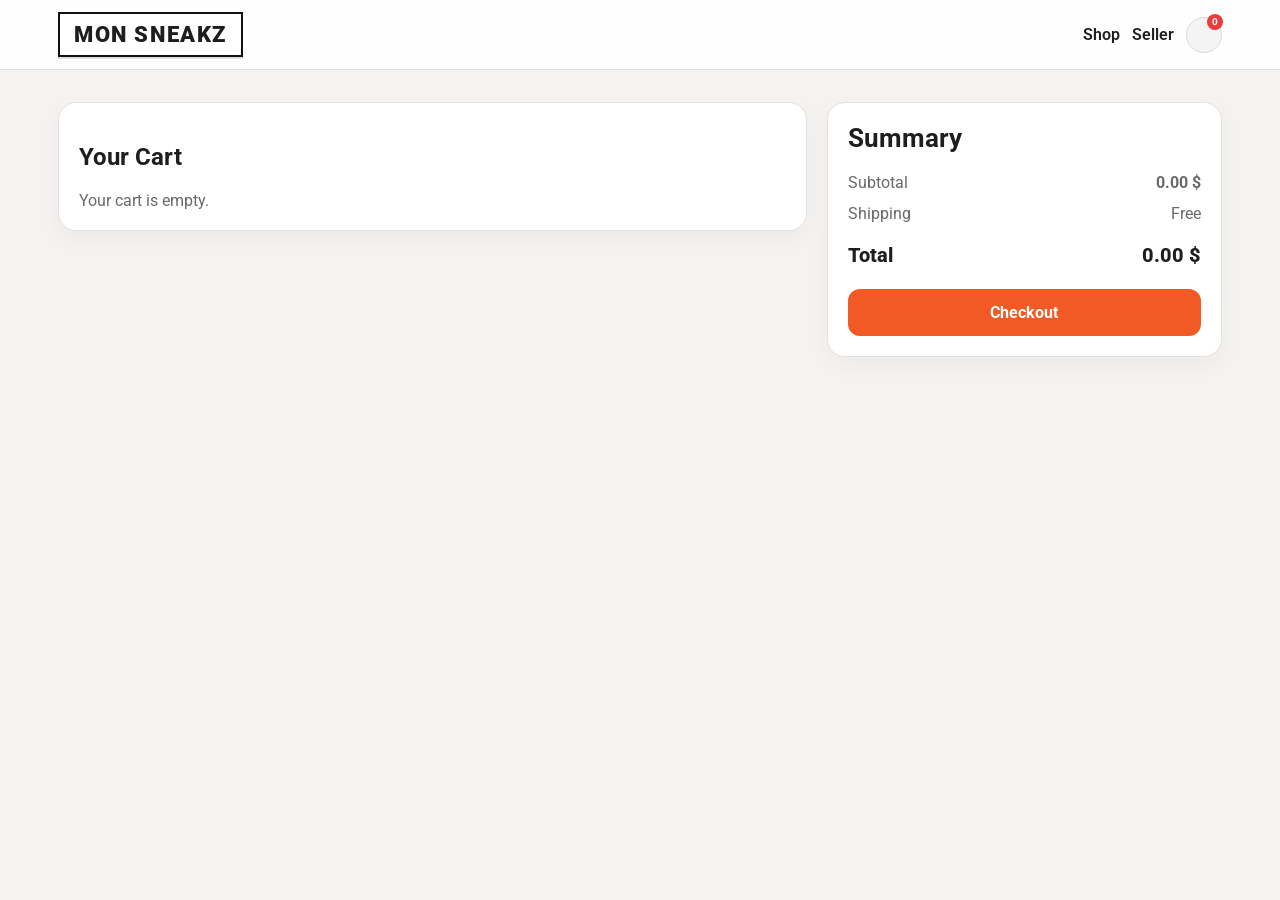
<file: cart.html>
<!DOCTYPE html>
<html lang="en">
  <head>
    <meta charset="UTF-8" />
    <meta name="viewport" content="width=device-width, initial-scale=1.0" />
    <title>MON Sneakz | Cart</title>
    <link rel="preconnect" href="https://fonts.googleapis.com" />
    <link rel="preconnect" href="https://fonts.gstatic.com" crossorigin />
    <link href="https://fonts.googleapis.com/css2?family=Roboto:wght@400;500;700;900&display=swap" rel="stylesheet" />
    <style>
      :root {
        --bg: #f4f3f1;
        --panel: #ffffff;
        --accent: #f15a24;
        --text: #1e1e1e;
        --muted: #696969;
        --border: #e6e1dd;
      }

      * { box-sizing: border-box; }
      body {
        margin: 0;
        font-family: "Roboto", Arial, sans-serif;
        background: var(--bg);
        color: var(--text);
      }

      a { text-decoration: none; color: inherit; }
      button, input { font: inherit; }

      .header {
        position: sticky;
        top: 0;
        z-index: 20;
        background: rgba(255,255,255,0.96);
        border-bottom: 1px solid var(--border);
      }

      .header-inner {
        max-width: 1200px;
        margin: 0 auto;
        padding: 12px 18px;
        display: flex;
        align-items: center;
        justify-content: space-between;
        gap: 16px;
      }

      .logo-box {
        background: #fff;
        border: 2px solid #111;
        padding: 8px 14px;
        text-align: center;
        box-shadow: 0 2px 0 rgba(0,0,0,0.12);
      }

      .brand-text {
        font-size: clamp(16px, 1.7vw, 24px);
        font-weight: 900;
        letter-spacing: 1.6px;
        text-transform: uppercase;
      }

      .nav-row {
        display: flex;
        align-items: center;
        gap: 12px;
      }

      .nav-link {
        font-weight: 600;
        color: var(--text);
      }

      .cart-badge {
        position: relative;
        width: 36px;
        height: 36px;
        border-radius: 50%;
        background: #f4f4f4;
        border: 1px solid #d9d9d9;
        display: grid;
        place-items: center;
      }

      .cart-badge .badge {
        position: absolute;
        top: -4px;
        right: -2px;
        min-width: 16px;
        height: 16px;
        padding: 0 4px;
        background: #e93d3d;
        color: white;
        font-size: 10px;
        font-weight: 700;
        border-radius: 999px;
        display: grid;
        place-items: center;
        line-height: 1;
      }

      .page {
        max-width: 1200px;
        margin: 0 auto;
        padding: 32px 18px 60px;
      }

      .cart-layout {
        display: flex;
        gap: 20px;
        align-items: flex-start;
      }

      .cart-panel,
      .summary-panel {
        background: white;
        border: 1px solid var(--border);
        border-radius: 18px;
        box-shadow: 0 8px 24px rgba(0,0,0,0.04);
      }

      .cart-panel {
        flex: 2;
        padding: 20px;
      }

      .summary-panel {
        flex: 1;
        padding: 20px;
      }

      .cart-item {
        display: flex;
        align-items: center;
        justify-content: space-between;
        gap: 16px;
        padding: 16px 0;
        border-bottom: 1px solid #eee;
      }

      .cart-item:first-child { padding-top: 0; }

      .cart-product {
        display: flex;
        align-items: center;
        gap: 12px;
        flex: 1;
      }

      .cart-product img {
        width: 92px;
        height: 92px;
        object-fit: contain;
        border-radius: 12px;
        background: #f7f7f7;
      }

      .cart-product strong {
        display: block;
        margin-bottom: 4px;
      }

      .cart-controls {
        display: flex;
        align-items: center;
        gap: 10px;
      }

      .mini-btn {
        border: 1px solid #d9d9d9;
        background: #f2f2f2;
        width: 28px;
        height: 28px;
        border-radius: 8px;
        cursor: pointer;
        font-weight: 700;
      }

      .cart-price {
        min-width: 120px;
        text-align: right;
        font-weight: 700;
      }

      .summary-box {
        display: grid;
        gap: 12px;
      }

      .summary-box h3 {
        margin: 0 0 8px;
        font-size: 26px;
      }

      .summary-row {
        display: flex;
        justify-content: space-between;
        color: var(--muted);
      }

      .summary-row.total {
        color: var(--text);
        font-size: 20px;
        font-weight: 800;
        margin-top: 8px;
      }

      .checkout-btn {
        margin-top: 10px;
        width: 100%;
        border: none;
        border-radius: 12px;
        background: var(--accent);
        color: white;
        font-weight: 700;
        padding: 14px 16px;
        cursor: pointer;
      }

      .empty-cart {
        margin: 0;
        color: var(--muted);
      }

      @media (max-width: 820px) {
        .cart-layout {
          flex-direction: column;
        }
      }
    </style>
  </head>
  <body data-page="cart">
    <header class="header">
      <div class="header-inner">
        <div class="logo-box">
          <span class="brand-text">MON SNEAKZ</span>
        </div>

        <div class="nav-row">
          <a href="first.html" class="nav-link">Shop</a>
          <a href="seller.html" class="nav-link">Seller</a>
          <a href="cart.html" class="cart-badge" aria-label="Cart">
            <svg viewBox="0 0 24 24" fill="none" stroke-width="2" stroke-linecap="round" stroke-linejoin="round" width="18" height="18">
              <circle cx="9" cy="19" r="1"></circle>
              <circle cx="18" cy="19" r="1"></circle>
              <path d="M2 3h3l2.4 10.2a1 1 0 0 0 1 .8h8.6a1 1 0 0 0 1-.8L18.7 7H6"></path>
            </svg>
            <span class="badge" data-cart-count>0</span>
          </a>
        </div>
      </div>
    </header>

    <main class="page">
      <div class="cart-layout">
        <section class="cart-panel">
          <h2>Your Cart</h2>
          <div id="cartItems"></div>
        </section>

        <aside class="summary-panel">
          <div class="summary-box">
            <h3>Summary</h3>
            <div class="summary-row">
              <span>Subtotal</span>
              <strong id="cartTotal">0.00 $</strong>
            </div>
            <div class="summary-row">
              <span>Shipping</span>
              <span>Free</span>
            </div>
            <div class="summary-row total">
              <span>Total</span>
              <span id="cartTotalFinal">0.00 $</span>
            </div>
            <button class="checkout-btn" id="checkoutButton" type="button">Checkout</button>
          </div>
        </aside>
      </div>
    </main>

    <script src="products.js"></script>
  </body>
</html>
</file>
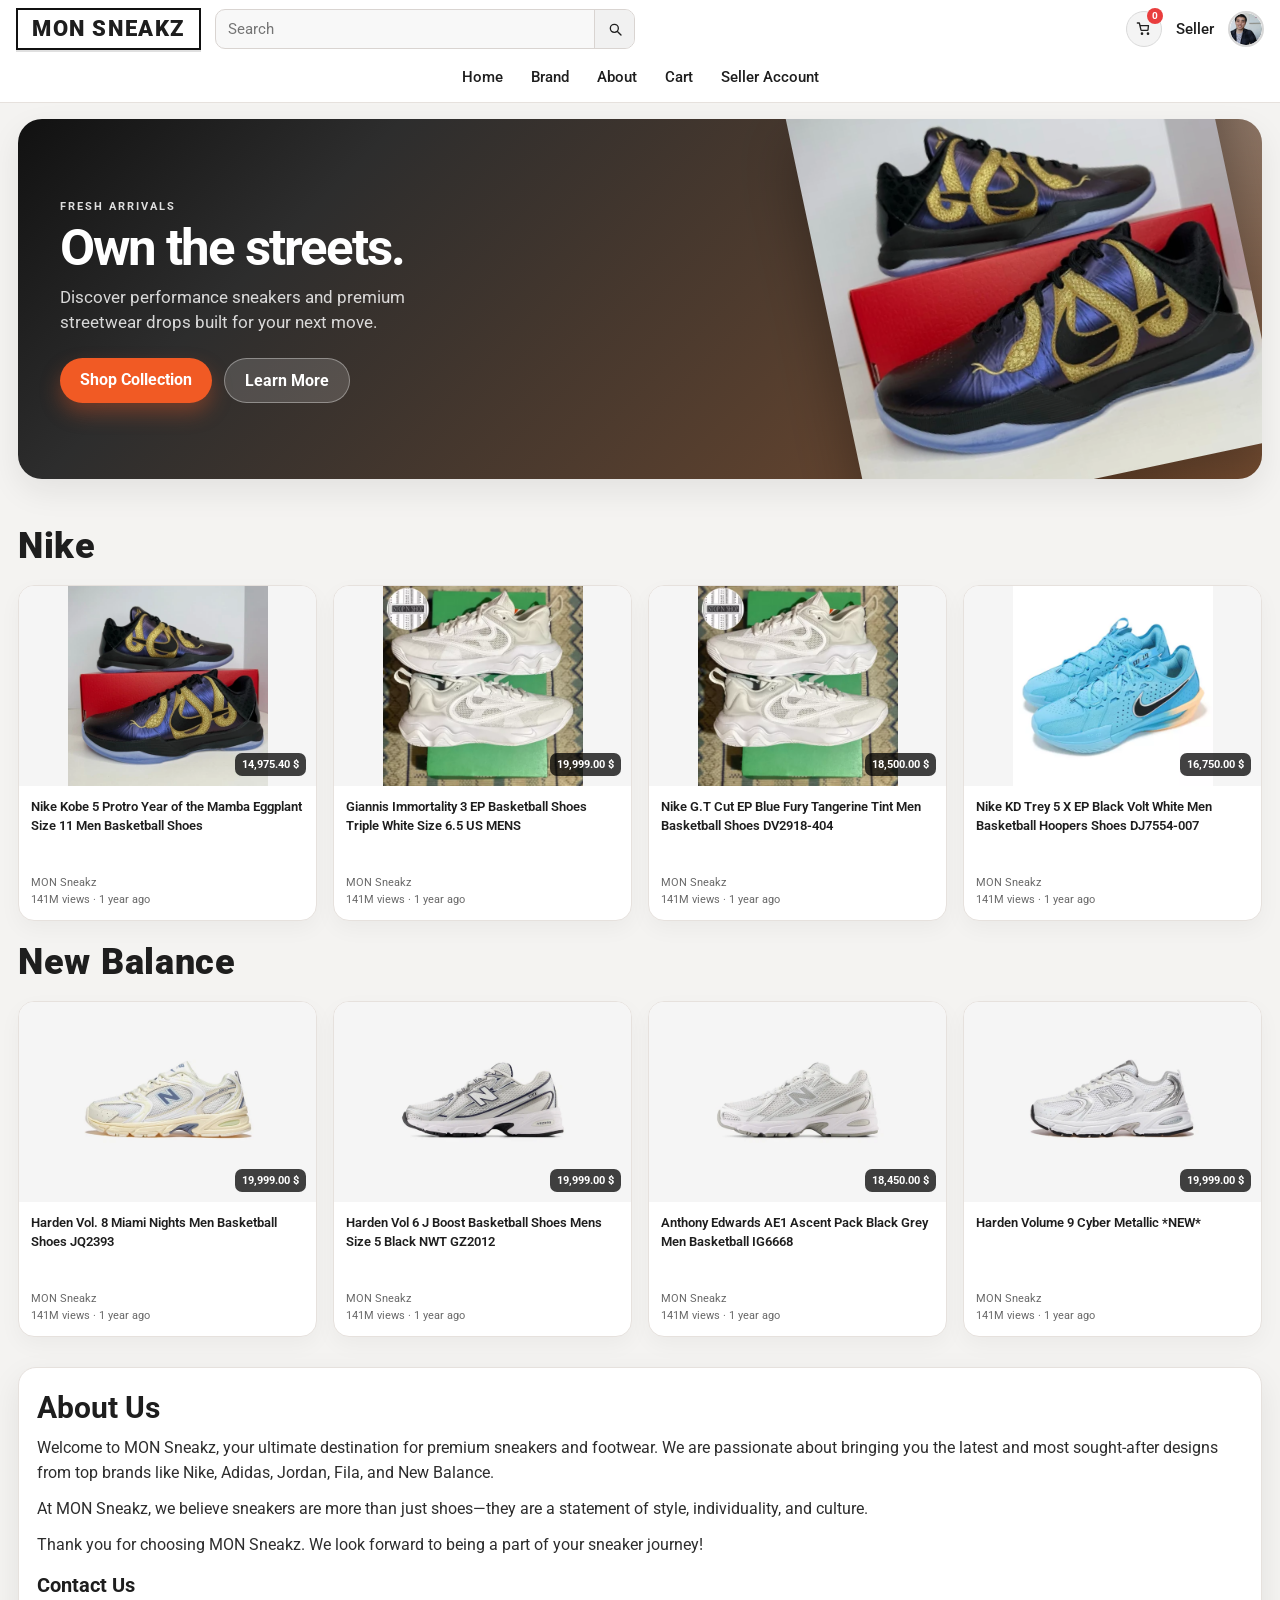
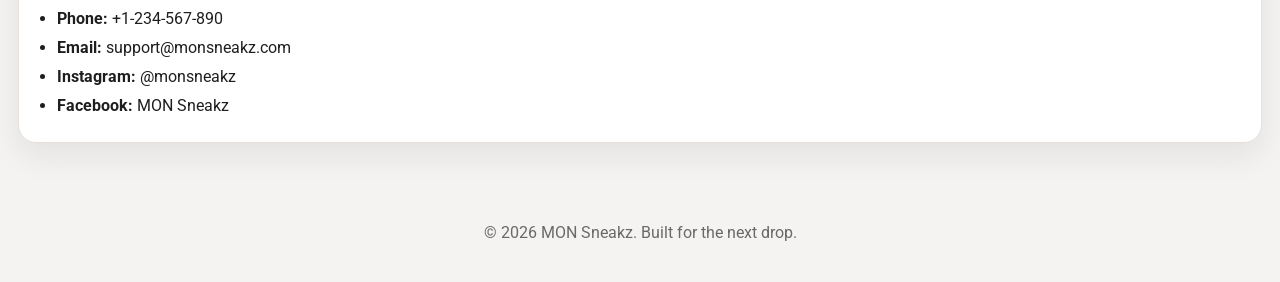
<file: first.html>
<!DOCTYPE html>
<html lang="en">
  <head>
    <meta charset="UTF-8" />
    <meta name="viewport" content="width=device-width, initial-scale=1.0" />
    <title>MON Sneakz | Premium Footwear</title>
    <link rel="preconnect" href="https://fonts.googleapis.com" />
    <link rel="preconnect" href="https://fonts.gstatic.com" crossorigin />
    <link href="https://fonts.googleapis.com/css2?family=Roboto:wght@400;500;700;900&display=swap" rel="stylesheet" />
    <style>
      :root {
        --bg: #f4f3f1;
        --panel: #ffffff;
        --accent: #f15a24;
        --text: #1e1e1e;
        --muted: #696969;
        --border: #e6e1dd;
        --shadow: 0 12px 32px rgba(20, 20, 20, 0.08);
      }

      * { box-sizing: border-box; }
      html { scroll-behavior: smooth; }
      body {
        margin: 0;
        font-family: "Roboto", Arial, sans-serif;
        background: var(--bg);
        color: var(--text);
      }

      a { text-decoration: none; color: inherit; }
      img { display: block; width: 100%; }
      button, input { font: inherit; }

      .header {
        position: sticky;
        top: 0;
        z-index: 30;
        background: rgba(255, 255, 255, 0.96);
        backdrop-filter: blur(8px);
        border-bottom: 1px solid var(--border);
      }

      .header-inner {
        max-width: 1280px;
        margin: 0 auto;
        padding: 8px 16px 6px;
        display: flex;
        align-items: center;
        justify-content: space-between;
        gap: 14px;
      }

      .logo-box {
        background: #fff;
        border: 2px solid #111;
        padding: 8px 14px;
        min-width: 180px;
        text-align: center;
        box-shadow: 0 2px 0 rgba(0,0,0,0.12);
      }

      .brand-text {
        display: block;
        font-size: clamp(16px, 1.7vw, 24px);
        font-weight: 900;
        letter-spacing: 1.6px;
        line-height: 1;
        text-transform: uppercase;
      }

      .toolbar {
        flex: 1;
        display: flex;
        align-items: center;
        justify-content: space-between;
        gap: 12px;
      }

      .search-wrap {
        flex: 1;
        max-width: 420px;
        height: 40px;
        display: flex;
        align-items: center;
        background: #f8f8f8;
        border: 1px solid #d9d4d1;
        border-radius: 10px;
        overflow: hidden;
      }

      .search-wrap input {
        flex: 1;
        border: none;
        outline: none;
        background: transparent;
        font-size: 15px;
        padding: 0 12px;
      }

      .search-icon-box {
        width: 40px;
        height: 40px;
        display: grid;
        place-items: center;
        background: #f1f1f1;
        border-left: 1px solid #d9d4d1;
      }

      .search-icon-box svg { width: 16px; height: 16px; stroke: var(--text); }

      .actions {
        display: flex;
        align-items: center;
        gap: 10px;
      }

      .icon-btn {
        position: relative;
        width: 36px;
        height: 36px;
        border-radius: 50%;
        background: #f4f4f4;
        border: 1px solid #d9d9d9;
        display: grid;
        place-items: center;
      }

      .icon-btn svg {
        width: 16px;
        height: 16px;
        stroke: #212121;
      }

      .badge {
        position: absolute;
        top: -4px;
        right: -2px;
        min-width: 16px;
        height: 16px;
        padding: 0 4px;
        border-radius: 999px;
        background: #e93d3d;
        color: white;
        font-size: 10px;
        font-weight: 700;
        display: grid;
        place-items: center;
        line-height: 1;
      }

      .profile {
        width: 36px;
        height: 36px;
        border-radius: 50%;
        overflow: hidden;
        background: #e5e5e5;
        border: 2px solid #d7d7d7;
      }

      .profile img {
        width: 100%;
        height: 100%;
        object-fit: cover;
      }

      .nav-wrap {
        max-width: 1280px;
        margin: 0 auto;
        padding: 6px 18px 10px;
      }

      .nav-ul {
        list-style: none;
        display: flex;
        align-items: center;
        justify-content: center;
        gap: 20px;
        margin: 0;
        padding: 0;
        flex-wrap: wrap;
      }

      .nav-item { position: relative; }

      .nav-link {
        display: inline-block;
        padding: 6px 4px;
        font-size: 15px;
        font-weight: 500;
        color: var(--text);
      }

      .nav-link:hover { color: #000; }

      .brand-menu {
        position: absolute;
        top: calc(100% + 6px);
        left: 50%;
        transform: translateX(-50%);
        min-width: 170px;
        background: white;
        border: 1px solid #ececec;
        border-radius: 12px;
        box-shadow: 0 14px 26px rgba(0,0,0,0.1);
        padding: 8px 0;
        display: none;
      }

      .nav-item.open .brand-menu { display: block; }

      .brand-menu a {
        display: block;
        padding: 8px 14px;
        color: #222;
        font-size: 14px;
      }

      .brand-menu a:hover { background: #f7f7f7; }

      .hero {
        max-width: 1280px;
        margin: 16px auto 0;
        padding: 0 18px;
      }

      .hero-panel {
        position: relative;
        overflow: hidden;
        background: linear-gradient(135deg, #111111 0%, #2d2d2d 24%, #7b4e2f 100%);
        border-radius: 24px;
        min-height: 360px;
        display: flex;
        align-items: center;
        box-shadow: var(--shadow);
      }

      .hero-panel::before {
        content: "";
        position: absolute;
        inset: 0;
        background: radial-gradient(circle at top right, rgba(255,255,255,0.26), transparent 30%);
      }

      .hero-content {
        position: relative;
        z-index: 1;
        width: min(480px, 100%);
        padding: 28px 28px 28px 42px;
        color: white;
      }

      .eyebrow {
        display: inline-block;
        font-size: 11px;
        letter-spacing: 0.18em;
        text-transform: uppercase;
        font-weight: 700;
        opacity: 0.85;
        margin-bottom: 10px;
      }

      .hero h1 {
        margin: 0 0 12px;
        font-size: clamp(30px, 4vw, 54px);
        line-height: 0.98;
        letter-spacing: -0.04em;
      }

      .hero p {
        margin: 0 0 22px;
        font-size: 17px;
        line-height: 1.5;
        color: rgba(255,255,255,0.82);
      }

      .cta-row {
        display: flex;
        flex-wrap: wrap;
        gap: 12px;
      }

      .primary-btn, .secondary-btn {
        border: none;
        border-radius: 999px;
        padding: 12px 20px;
        font-weight: 700;
        cursor: pointer;
        transition: transform 0.2s ease, box-shadow 0.2s ease;
      }

      .primary-btn {
        background: var(--accent);
        color: white;
        box-shadow: 0 10px 20px rgba(241, 90, 36, 0.35);
      }

      .secondary-btn {
        background: rgba(255,255,255,0.15);
        color: white;
        border: 1px solid rgba(255,255,255,0.35);
      }

      .primary-btn:hover, .secondary-btn:hover { transform: translateY(-1px); }

      .hero-visual {
        position: absolute;
        right: 18px;
        bottom: -8px;
        width: min(420px, 42vw);
        z-index: 0;
      }

      .hero-visual img {
        filter: drop-shadow(0 30px 30px rgba(0, 0, 0, 0.32));
        transform: rotate(-12deg);
      }

      main {
        max-width: 1280px;
        margin: 0 auto;
        padding: 26px 18px 60px;
      }

      .section-label {
        margin: 20px 0 18px;
        font-size: clamp(24px, 2.8vw, 36px);
        font-weight: 900;
        letter-spacing: 0.02em;
      }

      .video-grid {
        display: flex;
        flex-wrap: wrap;
        gap: 16px;
        margin-bottom: 18px;
      }

      .video-preview {
        flex: 1 1 260px;
        min-width: 220px;
        max-width: calc(25% - 12px);
        display: flex;
        flex-direction: column;
        background: var(--panel);
        border: 1px solid var(--border);
        border-radius: 16px;
        overflow: hidden;
        box-shadow: 0 8px 22px rgba(0,0,0,0.04);
        transition: transform 0.18s ease, box-shadow 0.18s ease;
      }

      .video-preview:hover {
        transform: translateY(-3px);
        box-shadow: 0 14px 26px rgba(0,0,0,0.08);
      }

      .thumbnail-row {
        position: relative;
        background: #f7f7f7;
      }

      .thumbnail {
        height: 200px;
        object-fit: contain;
        background: #f5f5f5;
      }

      .video-time {
        position: absolute;
        right: 10px;
        bottom: 10px;
        background: rgba(0,0,0,0.74);
        color: white;
        padding: 5px 7px;
        border-radius: 7px;
        font-size: 11px;
        font-weight: 700;
      }

      .video-info {
        padding: 12px 12px 14px;
      }

      .video-title {
        margin: 0 0 10px;
        min-height: 68px;
        font-size: 13px;
        font-weight: 600;
        line-height: 1.45;
        color: var(--text);
      }

      .video-author,
      .video-stats {
        margin: 0;
        font-size: 11px;
        color: var(--muted);
      }

      .video-author { margin-bottom: 4px; }

      .about-us {
        margin-top: 30px;
        background: white;
        border-radius: 18px;
        border: 1px solid var(--border);
        box-shadow: var(--shadow);
        padding: 22px 18px;
      }

      .about-us h2 {
        margin: 0 0 10px;
        font-size: clamp(22px, 2.5vw, 30px);
      }

      .about-us p {
        margin: 0 0 10px;
        line-height: 1.6;
        color: #2d2d2d;
      }

      .about-us h3 {
        margin: 16px 0 8px;
        font-size: 20px;
      }

      .about-us ul {
        margin: 0;
        padding-left: 20px;
        line-height: 1.8;
      }

      footer {
        padding: 20px 18px 40px;
        text-align: center;
        color: var(--muted);
      }

      @media (max-width: 1100px) {
        .video-preview { max-width: calc(33.333% - 11px); }
      }

      @media (max-width: 780px) {
        .header-inner {
          flex-wrap: wrap;
          justify-content: center;
        }

        .toolbar {
          width: 100%;
          justify-content: center;
        }

        .hero-panel { min-height: 330px; }

        .hero-content {
          padding: 24px 20px 26px;
          width: 100%;
        }

        .hero-visual {
          position: relative;
          width: min(390px, 80vw);
          margin: 0 auto 14px;
          right: auto;
          bottom: auto;
        }

        .video-preview { max-width: calc(50% - 8px); }
      }

      @media (max-width: 520px) {
        .video-grid { gap: 12px; }
        .video-preview {
          flex: 1 1 100%;
          max-width: 100%;
        }
        .thumbnail { height: 180px; }
      }
    </style>
  </head>
  <body data-page="home">
    <header class="header">
      <div class="header-inner">
        <div class="logo-box">
          <span class="brand-text">Mon Sneakz</span>
        </div>

        <div class="toolbar">
          <div class="search-wrap">
            <input type="text" placeholder="Search" />
            <div class="search-icon-box" aria-hidden="true">
              <svg viewBox="0 0 24 24" fill="none" stroke-width="2" stroke-linecap="round" stroke-linejoin="round">
                <circle cx="11" cy="11" r="6"></circle>
                <path d="M16 16L21 21"></path>
              </svg>
            </div>
          </div>

          <div class="actions">
            <a href="cart.html" class="icon-btn" aria-label="Cart">
              <svg viewBox="0 0 24 24" fill="none" stroke-width="2" stroke-linecap="round" stroke-linejoin="round">
                <circle cx="9" cy="19" r="1"></circle>
                <circle cx="18" cy="19" r="1"></circle>
                <path d="M2 3h3l2.4 10.2a1 1 0 0 0 1 .8h8.6a1 1 0 0 0 1-.8L18.7 7H6"></path>
              </svg>
              <span class="badge" data-cart-count>0</span>
            </a>

            <a href="seller.html" class="nav-link">Seller</a>

            <div class="profile">
              <img src="channel-pictures/my-channel.jpeg" alt="Profile" />
            </div>
          </div>
        </div>
      </div>

      <div class="nav-wrap">
        <ul class="nav-ul">
          <li><a href="#home" class="nav-link">Home</a></li>
          <li class="nav-item" id="brandMenuItem">
            <button type="button" class="nav-link" id="brandToggle" style="background:none;border:none;cursor:pointer;padding:6px 4px;">
              Brand
            </button>
            <div class="brand-menu" id="brandMenu">
              <a href="#nike">Nike</a>
              <a href="#newbalance">New Balance</a>
              <a href="seller.html">Seller Portal</a>
            </div>
          </li>
          <li><a href="#about" class="nav-link">About</a></li>
          <li><a href="cart.html" class="nav-link">Cart</a></li>
          <li><a href="seller.html" class="nav-link">Seller Account</a></li>
        </ul>
      </div>
    </header>

    <section class="hero" id="home">
      <div class="hero-panel">
        <div class="hero-content">
          <span class="eyebrow">Fresh arrivals</span>
          <h1>Own the streets.</h1>
          <p>Discover performance sneakers and premium streetwear drops built for your next move.</p>
          <div class="cta-row">
            <a href="#nike" class="primary-btn">Shop Collection</a>
            <a href="#about" class="secondary-btn">Learn More</a>
          </div>
        </div>

        <div class="hero-visual">
          <img src="nike/s-l500%20(1).webp" alt="Featured sneaker" onerror="this.onerror=null;this.src='nike/s-l500.webp';" />
        </div>
      </div>
    </section>

    <main>
      <h1 class="section-label" id="nike">Nike</h1>
      <section id="productGridNike" class="video-grid"></section>

      <h1 class="section-label" id="newbalance">New Balance</h1>
      <section id="productGridNewBalance" class="video-grid"></section>

      <section class="about-us" id="about">
        <h2>About Us</h2>
        <p>Welcome to MON Sneakz, your ultimate destination for premium sneakers and footwear. We are passionate about bringing you the latest and most sought-after designs from top brands like Nike, Adidas, Jordan, Fila, and New Balance.</p>
        <p>At MON Sneakz, we believe sneakers are more than just shoes—they are a statement of style, individuality, and culture.</p>
        <p>Thank you for choosing MON Sneakz. We look forward to being a part of your sneaker journey!</p>

        <h3>Contact Us</h3>
        <ul>
          <li><strong>Phone:</strong> +1-234-567-890</li>
          <li><strong>Email:</strong> support@monsneakz.com</li>
          <li><strong>Instagram:</strong> <a href="https://instagram.com/monsneakz" target="_blank" rel="noreferrer">@monsneakz</a></li>
          <li><strong>Facebook:</strong> <a href="https://facebook.com/monsneakz" target="_blank" rel="noreferrer">MON Sneakz</a></li>
        </ul>
      </section>
    </main>

    <footer>© 2026 MON Sneakz. Built for the next drop.</footer>

    <script src="products.js"></script>
  </body>
</html>
</file>
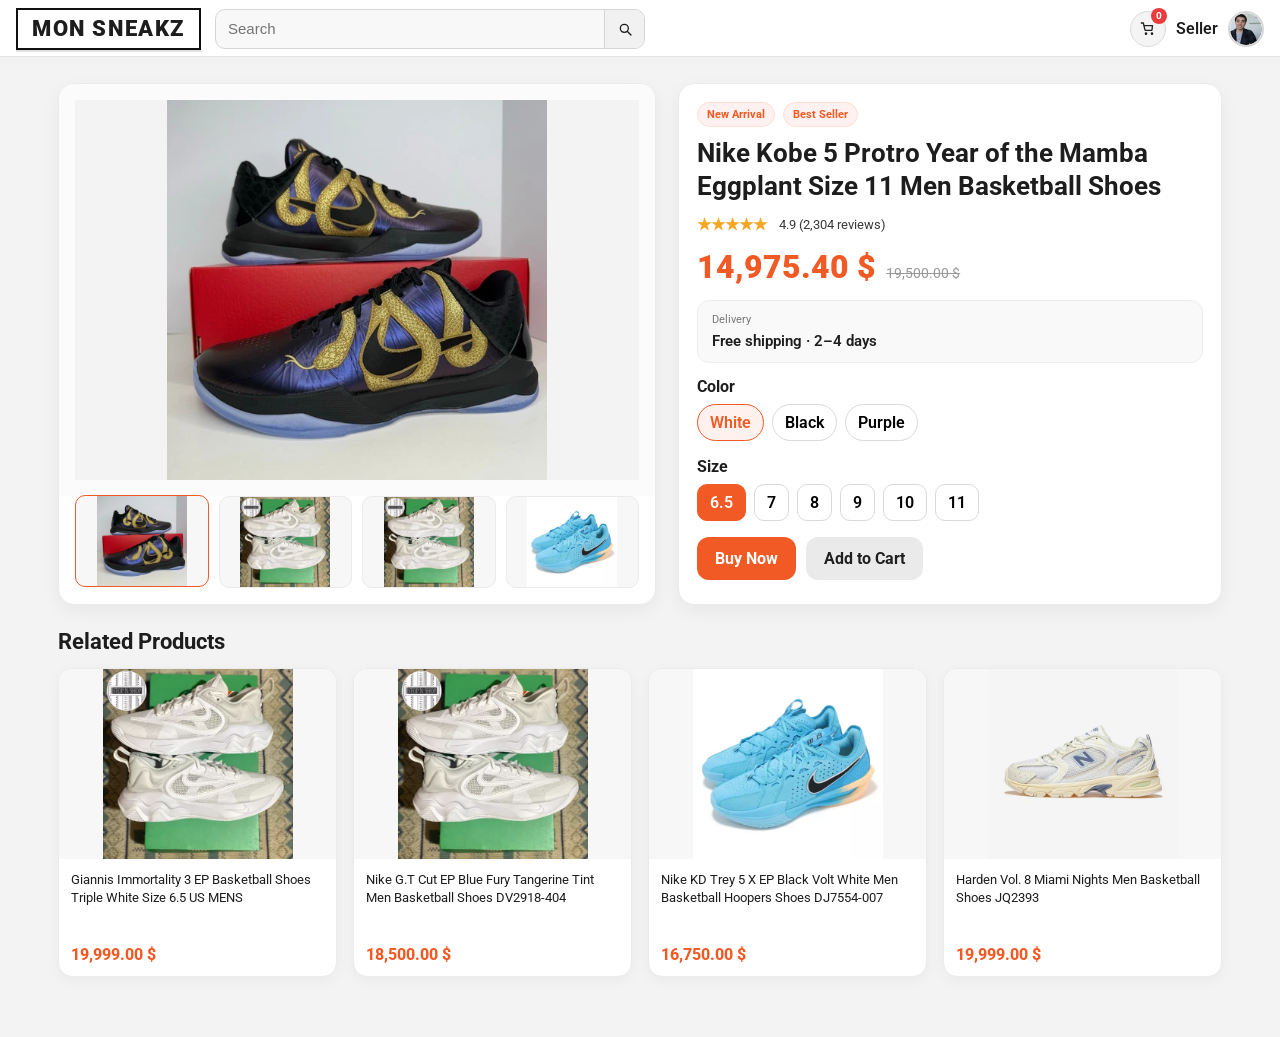
<file: product.html>
<!DOCTYPE html>
<html>
  <head>
    <meta charset="UTF-8" />
    <meta name="viewport" content="width=device-width, initial-scale=1.0" />
    <title>MON Sneakz | Product Details</title>
    <link rel="preconnect" href="https://fonts.googleapis.com" />
    <link rel="preconnect" href="https://fonts.gstatic.com" crossorigin />
    <link href="https://fonts.googleapis.com/css2?family=Roboto:wght@400;500;700;900&display=swap" rel="stylesheet" />
    <style>
      * { box-sizing: border-box; }
      html { scroll-behavior: smooth; }
      body {
        margin: 0;
        font-family: "Roboto", Arial, sans-serif;
        background: #f3f3f3;
        color: #1d1d1d;
      }
      a { text-decoration: none; color: inherit; }
      img { display: block; width: 100%; }
      button, select { font: inherit; }

      .header {
        position: sticky;
        top: 0;
        z-index: 20;
        background: rgba(255,255,255,0.96);
        backdrop-filter: blur(8px);
        border-bottom: 1px solid #e4e4e4;
      }

      .header-inner {
        max-width: 1280px;
        margin: 0 auto;
        padding: 8px 16px 6px;
        display: flex;
        align-items: center;
        justify-content: space-between;
        gap: 14px;
      }

      .logo-box {
        background: #fff;
        border: 2px solid #111;
        padding: 8px 14px;
        min-width: 180px;
        text-align: center;
        box-shadow: 0 2px 0 rgba(0,0,0,0.12);
      }

      .brand-text {
        display: block;
        font-size: clamp(16px, 1.7vw, 24px);
        font-weight: 900;
        letter-spacing: 1.6px;
        line-height: 1;
        text-transform: uppercase;
      }

      .toolbar {
        flex: 1;
        display: flex;
        align-items: center;
        justify-content: space-between;
        gap: 12px;
      }

      .search-wrap {
        flex: 1;
        max-width: 430px;
        height: 40px;
        display: flex;
        align-items: center;
        background: #f8f8f8;
        border: 1px solid #d5d5d5;
        border-radius: 10px;
        overflow: hidden;
      }

      .search-wrap input {
        flex: 1;
        border: none;
        outline: none;
        background: transparent;
        font-size: 15px;
        padding: 0 12px;
      }

      .search-icon-box {
        width: 40px;
        height: 40px;
        display: grid;
        place-items: center;
        background: #f1f1f1;
        border-left: 1px solid #d5d5d5;
      }

      .search-icon-box svg {
        width: 16px;
        height: 16px;
        stroke: #1d1d1d;
      }

      .actions {
        display: flex;
        align-items: center;
        gap: 10px;
      }

      .icon-btn {
        position: relative;
        width: 36px;
        height: 36px;
        border-radius: 50%;
        background: #f4f4f4;
        border: 1px solid #d9d9d9;
        display: grid;
        place-items: center;
      }

      .icon-btn svg {
        width: 16px;
        height: 16px;
        stroke: #212121;
      }

      .badge {
        position: absolute;
        top: -4px;
        right: -2px;
        min-width: 16px;
        height: 16px;
        padding: 0 4px;
        border-radius: 999px;
        background: #e93d3d;
        color: white;
        font-size: 10px;
        font-weight: 700;
        display: grid;
        place-items: center;
        line-height: 1;
      }

      .profile {
        width: 36px;
        height: 36px;
        border-radius: 50%;
        overflow: hidden;
        background: #e5e5e5;
        border: 2px solid #d7d7d7;
      }

      .profile img {
        width: 100%;
        height: 100%;
        object-fit: cover;
      }

      .nav-link {
        color: #1d1d1d;
        font-weight: 600;
      }

      main {
        max-width: 1200px;
        margin: 0 auto;
        padding: 26px 18px 60px;
      }

      .product-shell {
        display: grid;
        grid-template-columns: 1.1fr 1fr;
        gap: 22px;
      }

      .gallery-card,
      .detail-card {
        background: white;
        border: 1px solid #ebebeb;
        border-radius: 16px;
        box-shadow: 0 6px 18px rgba(0,0,0,0.05);
        overflow: hidden;
      }

      .gallery-main {
        padding: 16px;
        background: #fbfbfb;
      }

      .gallery-main img {
        height: 380px;
        object-fit: contain;
        background: #f3f3f3;
      }

      .thumb-row {
        display: flex;
        flex-wrap: wrap;
        gap: 10px;
        padding: 0 16px 16px;
      }

      .thumb {
        flex: 1 1 70px;
        min-width: 70px;
        border: 1px solid #ebebeb;
        border-radius: 10px;
        overflow: hidden;
        background: #f7f7f7;
        cursor: pointer;
        transition: border-color 0.2s ease, transform 0.2s ease;
      }

      .thumb.active {
        border-color: #f15a24;
        transform: translateY(-1px);
      }

      .thumb img {
        height: 90px;
        object-fit: contain;
      }

      .detail-card {
        padding: 18px 18px 16px;
      }

      .top-badges {
        display: flex;
        align-items: center;
        gap: 8px;
        margin-bottom: 10px;
        flex-wrap: wrap;
      }

      .tag {
        display: inline-block;
        background: #fff1ef;
        color: #f15a24;
        border: 1px solid #ffddd2;
        border-radius: 999px;
        font-size: 11px;
        font-weight: 700;
        padding: 5px 9px;
      }

      .product-title {
        font-size: clamp(22px, 2vw, 30px);
        line-height: 1.3;
        font-weight: 700;
        margin: 0 0 12px;
      }

      .meta-row {
        display: flex;
        align-items: center;
        gap: 12px;
        margin-bottom: 14px;
        flex-wrap: wrap;
      }

      .rating { color: #f5a623; font-weight: 700; }
      .reviews { color: #3a3a3a; font-size: 13px; }

      .price-box {
        display: flex;
        align-items: baseline;
        gap: 10px;
        margin-bottom: 14px;
        flex-wrap: wrap;
      }

      .price {
        font-size: clamp(24px, 2.5vw, 34px);
        font-weight: 900;
        color: #f15a24;
      }

      .old-price {
        font-size: 14px;
        color: #999;
        text-decoration: line-through;
      }

      .info-block {
        background: #f9f9f9;
        border: 1px solid #ededed;
        border-radius: 12px;
        padding: 12px 14px;
        margin-bottom: 14px;
      }

      .label {
        font-size: 11px;
        color: #777;
        margin-bottom: 6px;
      }

      .value {
        font-size: 15px;
        font-weight: 600;
      }

      .option-group {
        margin-bottom: 16px;
      }

      .option-title {
        font-weight: 700;
        margin-bottom: 8px;
      }

      .colors,
      .size-row {
        display: flex;
        flex-wrap: wrap;
        gap: 8px;
      }

      .color-pill,
      .size-pill {
        padding: 8px 12px;
        border: 1px solid #d9d9d9;
        border-radius: 999px;
        background: white;
        cursor: pointer;
        font-weight: 600;
        transition: all 0.2s ease;
      }

      .color-pill.active {
        border-color: #f15a24;
        background: #fff2ee;
        color: #f15a24;
      }

      .size-pill {
        border-radius: 10px;
      }

      .size-pill.active {
        background: #f15a24;
        color: white;
        border-color: #f15a24;
      }

      .buy-row {
        display: flex;
        gap: 10px;
        margin-top: 16px;
        flex-wrap: wrap;
      }

      .primary-btn, .secondary-btn {
        border: none;
        border-radius: 12px;
        padding: 12px 18px;
        font-weight: 700;
        cursor: pointer;
      }

      .primary-btn {
        background: #f15a24;
        color: white;
      }

      .secondary-btn {
        background: #eaeaea;
        color: #1f1f1f;
      }

      .related-section {
        margin-top: 24px;
      }

      .related-head {
        display: flex;
        align-items: center;
        justify-content: space-between;
        margin-bottom: 14px;
      }

      .related-head h3 {
        margin: 0;
        font-size: 22px;
      }

      .related-grid {
        display: flex;
        flex-wrap: wrap;
        gap: 16px;
      }

      .related-card {
        flex: 1 1 220px;
        max-width: calc(25% - 12px);
        min-width: 200px;
        background: white;
        border: 1px solid #ebebeb;
        border-radius: 14px;
        overflow: hidden;
        box-shadow: 0 4px 14px rgba(0,0,0,0.04);
      }

      .related-card img {
        height: 190px;
        object-fit: contain;
        background: #f7f7f7;
      }

      .related-body {
        padding: 12px;
      }

      .related-title {
        margin: 0 0 8px;
        font-size: 13px;
        line-height: 1.4;
        min-height: 66px;
      }

      .related-price {
        color: #f15a24;
        font-weight: 800;
        font-size: 16px;
      }

      @media (max-width: 980px) {
        .product-shell { grid-template-columns: 1fr; }
        .related-card { max-width: calc(50% - 8px); }
      }

      @media (max-width: 720px) {
        .header-inner { flex-wrap: wrap; justify-content: center; }
        .toolbar { width: 100%; justify-content: center; }
        .search-wrap { max-width: none; }
        .related-card { max-width: 100%; flex-basis: 100%; }
      }
    </style>
  </head>
  <body data-page="product">
    <header class="header">
      <div class="header-inner">
        <div class="logo-box">
          <span class="brand-text">MON SNEAKZ</span>
        </div>

        <div class="toolbar">
          <div class="search-wrap">
            <input type="text" placeholder="Search" />
            <div class="search-icon-box" aria-hidden="true">
              <svg viewBox="0 0 24 24" fill="none" stroke-width="2" stroke-linecap="round" stroke-linejoin="round">
                <circle cx="11" cy="11" r="6"></circle>
                <path d="M16 16L21 21"></path>
              </svg>
            </div>
          </div>

          <div class="actions">
            <a href="cart.html" class="icon-btn" aria-label="Cart">
              <svg viewBox="0 0 24 24" fill="none" stroke-width="2" stroke-linecap="round" stroke-linejoin="round">
                <circle cx="9" cy="19" r="1"></circle>
                <circle cx="18" cy="19" r="1"></circle>
                <path d="M2 3h3l2.4 10.2a1 1 0 0 0 1 .8h8.6a1 1 0 0 0 1-.8L18.7 7H6"></path>
              </svg>
              <span class="badge" data-cart-count>0</span>
            </a>
            <a href="seller.html" class="nav-link">Seller</a>
            <div class="profile">
              <img src="channel-pictures/my-channel.jpeg" alt="Profile" />
            </div>
          </div>
        </div>
      </div>
    </header>

    <main id="productDetail">
      <div class="product-shell">
        <div class="gallery-card">
          <div class="gallery-main">
            <img id="main-product-image" src="nike/s-l500%20(1).webp" alt="Nike sneaker" onerror="this.onerror=null;this.src='nike/s-l500.webp';" />
          </div>
          <div class="thumb-row" id="productGallery"></div>
        </div>

        <div class="detail-card">
          <div class="top-badges">
            <span class="tag">New Arrival</span>
            <span class="tag">Best Seller</span>
          </div>

          <h1 class="product-title" id="productTitle">Giannis Immortality 3 EP Basketball Shoes Triple White Size 6.5 US MENS</h1>

          <div class="meta-row">
            <span class="rating">★★★★★</span>
            <span class="reviews">4.9 (2,304 reviews)</span>
          </div>

          <div class="price-box">
            <span class="price" id="productPrice">19,999.00 $</span>
            <span class="old-price" id="productOldPrice">24,500.00 $</span>
          </div>

          <div class="info-block">
            <div class="label">Delivery</div>
            <div class="value">Free shipping · 2–4 days</div>
          </div>

          <div class="option-group">
            <div class="option-title">Color</div>
            <div class="colors">
              <button class="color-pill active" type="button">White</button>
              <button class="color-pill" type="button">Black</button>
              <button class="color-pill" type="button">Purple</button>
            </div>
          </div>

          <div class="option-group">
            <div class="option-title">Size</div>
            <div class="size-row">
              <button class="size-pill active" type="button">6.5</button>
              <button class="size-pill" type="button">7</button>
              <button class="size-pill" type="button">8</button>
              <button class="size-pill" type="button">9</button>
              <button class="size-pill" type="button">10</button>
              <button class="size-pill" type="button">11</button>
            </div>
          </div>

          <div class="buy-row">
            <button class="primary-btn" id="buyNowBtn" type="button">Buy Now</button>
            <button class="secondary-btn" id="addToCartBtn" type="button">Add to Cart</button>
          </div>
        </div>
      </div>

      <div class="related-section">
        <div class="related-head">
          <h3>Related Products</h3>
        </div>

        <div class="related-grid" id="relatedGrid"></div>
      </div>
    </main>

    <script src="products.js"></script>
    <script>
      const colorButtons = document.querySelectorAll('.color-pill');
      const sizeButtons = document.querySelectorAll('.size-pill');
      colorButtons.forEach((button) => {
        button.addEventListener('click', () => {
          colorButtons.forEach((btn) => btn.classList.remove('active'));
          button.classList.add('active');
        });
      });

      sizeButtons.forEach((button) => {
        button.addEventListener('click', () => {
          sizeButtons.forEach((btn) => btn.classList.remove('active'));
          button.classList.add('active');
        });
      });

      const buyNowBtn = document.getElementById('buyNowBtn');
      if (buyNowBtn) {
        buyNowBtn.addEventListener('click', () => {
          window.location.href = 'cart.html';
        });
      }
    </script>
  </body>
</html>
</file>
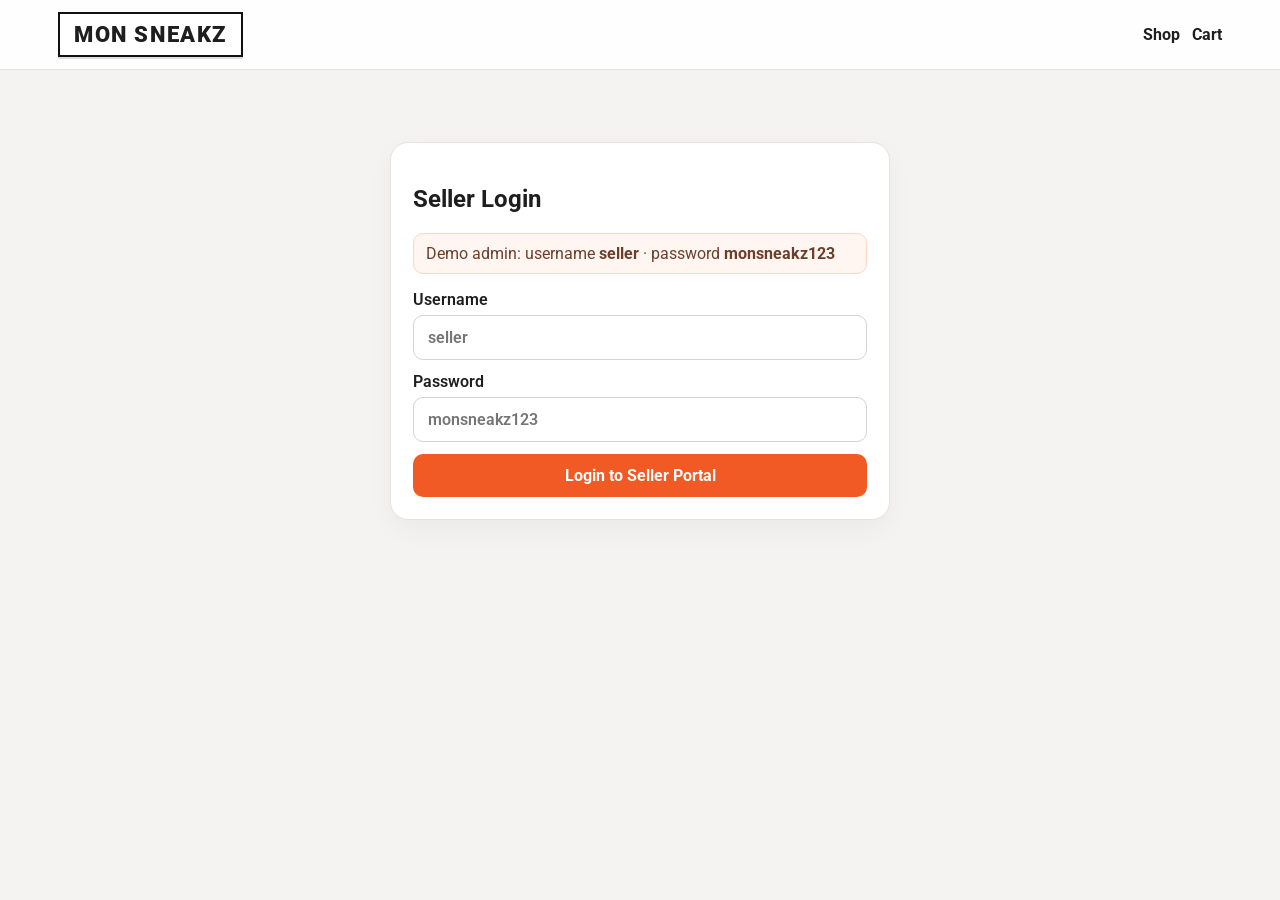
<file: seller.html>
<!DOCTYPE html>
<html lang="en">
  <head>
    <meta charset="UTF-8" />
    <meta name="viewport" content="width=device-width, initial-scale=1.0" />
    <title>MON Sneakz | Seller Portal</title>
    <link rel="preconnect" href="https://fonts.googleapis.com" />
    <link rel="preconnect" href="https://fonts.gstatic.com" crossorigin />
    <link href="https://fonts.googleapis.com/css2?family=Roboto:wght@400;500;700;900&display=swap" rel="stylesheet" />
    <style>
      :root {
        --bg: #f4f3f1;
        --panel: #ffffff;
        --accent: #f15a24;
        --text: #1e1e1e;
        --muted: #696969;
        --border: #e6e1dd;
      }

      * { box-sizing: border-box; }
      body {
        margin: 0;
        font-family: "Roboto", Arial, sans-serif;
        background: var(--bg);
        color: var(--text);
      }

      a { text-decoration: none; color: inherit; }
      button, input, select { font: inherit; }

      .header {
        background: rgba(255,255,255,0.96);
        border-bottom: 1px solid var(--border);
      }

      .header-inner {
        max-width: 1200px;
        margin: 0 auto;
        padding: 12px 18px;
        display: flex;
        align-items: center;
        justify-content: space-between;
      }

      .brand {
        background: #fff;
        border: 2px solid #111;
        padding: 8px 14px;
        text-align: center;
        box-shadow: 0 2px 0 rgba(0,0,0,0.12);
      }

      .brand-text {
        font-size: clamp(16px, 1.7vw, 24px);
        font-weight: 900;
        letter-spacing: 1.6px;
        text-transform: uppercase;
      }

      .page {
        max-width: 1100px;
        margin: 0 auto;
        padding: 32px 18px 60px;
      }

      .card {
        background: var(--panel);
        border: 1px solid var(--border);
        border-radius: 18px;
        box-shadow: 0 10px 26px rgba(0,0,0,0.04);
        padding: 22px;
      }

      .login-card {
        max-width: 500px;
        margin: 40px auto 0;
      }

      .seller-form {
        display: grid;
        gap: 12px;
      }

      .seller-form label {
        display: grid;
        gap: 6px;
        font-weight: 600;
      }

      .seller-form input,
      .seller-form select {
        padding: 12px 14px;
        border: 1px solid #d4d4d4;
        border-radius: 10px;
      }

      .upload-box {
        display: flex;
        flex-direction: column;
        gap: 10px;
        padding: 12px;
        border: 1px dashed #d4d4d4;
        border-radius: 10px;
        background: #fafafa;
      }

      .upload-box input[type="file"] {
        padding: 0;
        border: none;
        background: transparent;
      }

      .preview-row {
        display: flex;
        flex-wrap: wrap;
        gap: 10px;
        min-height: 52px;
      }

      .preview-image {
        position: relative;
        width: 72px;
        height: 72px;
        border-radius: 10px;
        overflow: hidden;
        border: 1px solid #e8e8e8;
        background: #f7f7f7;
      }

      .preview-image img {
        width: 100%;
        height: 100%;
        object-fit: cover;
      }

      .remove-preview {
        position: absolute;
        top: 4px;
        right: 4px;
        width: 20px;
        height: 20px;
        border: none;
        border-radius: 50%;
        cursor: pointer;
        background: rgba(0,0,0,0.7);
        color: white;
        font-weight: 700;
        display: grid;
        place-items: center;
      }

      .primary-btn,
      .danger-btn,
      .second-btn,
      .ghost-btn {
        border: none;
        cursor: pointer;
        border-radius: 10px;
        font-weight: 700;
      }

      .primary-btn {
        background: var(--accent);
        color: white;
        padding: 12px 16px;
      }

      .second-btn {
        background: #ececec;
        color: var(--text);
        padding: 10px 14px;
      }

      .ghost-btn {
        background: #f2f2f2;
        color: var(--text);
        padding: 9px 12px;
      }

      .danger-btn {
        background: #fce4e1;
        color: #a33327;
        padding: 8px 12px;
      }

      .dashboard {
        display: none;
      }

      .dashboard-grid {
        display: grid;
        grid-template-columns: 1.1fr 0.9fr;
        gap: 20px;
      }

      .seller-product-item {
        display: flex;
        align-items: center;
        justify-content: space-between;
        gap: 12px;
        padding: 14px 0;
        border-bottom: 1px solid #eee;
      }

      .demo-box {
        background: #fff5f1;
        border: 1px solid #ffd6c4;
        color: #6d3e2a;
        border-radius: 10px;
        padding: 10px 12px;
        margin-bottom: 16px;
      }

      .logout-row {
        display: flex;
        justify-content: flex-end;
        margin-top: 12px;
      }

      @media (max-width: 760px) {
        .dashboard-grid {
          grid-template-columns: 1fr;
        }
      }
    </style>
  </head>
  <body data-page="seller">
    <header class="header">
      <div class="header-inner">
        <div class="brand">
          <span class="brand-text">MON SNEAKZ</span>
        </div>
        <div style="display:flex; gap:12px; align-items:center;">
          <a href="first.html" style="font-weight:700;">Shop</a>
          <a href="cart.html" style="font-weight:700;">Cart</a>
        </div>
      </div>
    </header>

    <main class="page">
      <section class="card login-card" id="sellerLoginCard">
        <h2>Seller Login</h2>
        <div class="demo-box">Demo admin: username <strong>seller</strong> · password <strong>monsneakz123</strong></div>
        <form class="seller-form" id="sellerLoginForm">
          <label>
            Username
            <input type="text" id="sellerUsername" placeholder="seller" required />
          </label>

          <label>
            Password
            <input type="password" id="sellerPassword" placeholder="monsneakz123" required />
          </label>

          <button class="primary-btn" type="submit">Login to Seller Portal</button>
        </form>
      </section>

      <section class="card dashboard" id="sellerDashboard">
        <div class="dashboard-grid">
          <div>
            <h2>Add New Product</h2>
            <form class="seller-form" id="sellerProductForm">
              <label>
                Product Name
                <input type="text" id="sellerName" placeholder="Air Max Runner" required />
              </label>

              <label>
                Brand
                <input type="text" id="sellerBrand" placeholder="Nike" required />
              </label>

              <label>
                Category
                <select id="sellerCategory">
                  <option value="Nike">Nike</option>
                  <option value="New Balance">New Balance</option>
                  <option value="Jordan">Jordan</option>
                  <option value="Adidas">Adidas</option>
                </select>
              </label>

              <label>
                Price
                <input type="number" id="sellerPrice" min="1" step="0.01" placeholder="1499.00" required />
              </label>

              <label>
                Old Price
                <input type="number" id="sellerOldPrice" min="1" step="0.01" placeholder="1999.00" />
              </label>

              <label>
                Product Pictures
                <div class="upload-box">
                  <input type="file" id="sellerImage" accept="image/*" multiple />
                  <div class="preview-row" id="imagePreviewRow"></div>
                  <button type="button" class="ghost-btn" id="clearImageSelection">Remove selected images</button>
                </div>
              </label>

              <button class="primary-btn" type="submit">Add Product</button>
            </form>
          </div>

          <div>
            <div style="display:flex; justify-content:space-between; align-items:center; gap:10px; margin-bottom:12px;">
              <h2 style="margin:0;">Seller Listings</h2>
              <span id="sellerSessionBadge">Not logged in</span>
            </div>
            <div id="sellerProductList"></div>
            <div class="logout-row">
              <button class="second-btn" id="logoutSeller" type="button">Log Out</button>
            </div>
          </div>
        </div>
      </section>
    </main>

    <script src="products.js"></script>
  </body>
</html>
</file>
